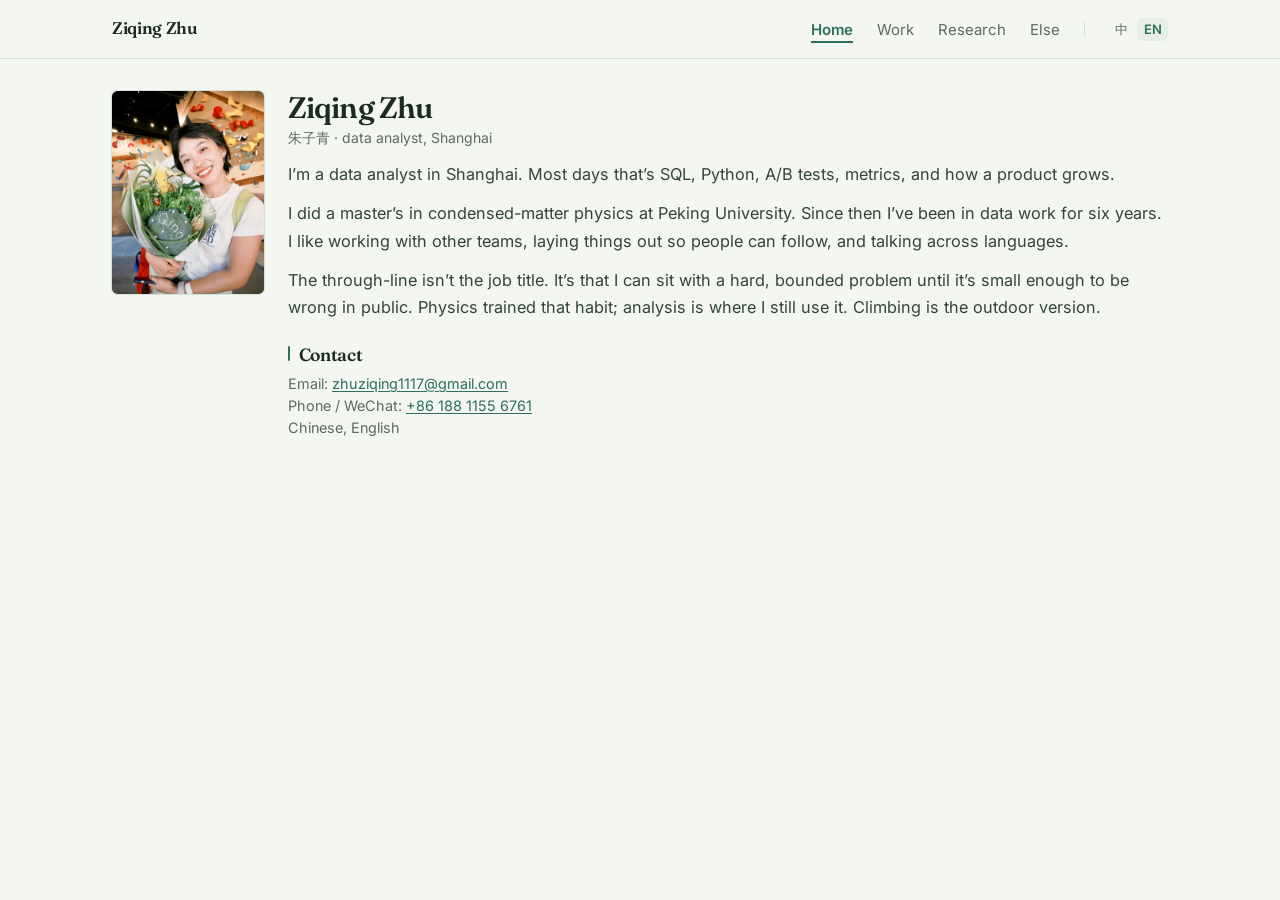
<file: index.html>
<!DOCTYPE html>
<html lang="en">
<head>
  <meta charset="utf-8" />
  <meta name="viewport" content="width=device-width, initial-scale=1" />
  <title>Ziqing Zhu</title>
  <meta name="description" content="Ziqing Zhu, data analyst in Shanghai. SQL, Python, experiments, metrics, growth." />
  <link rel="preconnect" href="https://fonts.googleapis.com" />
  <link rel="preconnect" href="https://fonts.gstatic.com" crossorigin />
  <link href="https://fonts.googleapis.com/css2?family=Fraunces:opsz,wght@9..144,500;9..144,600;9..144,700&family=Inter:opsz,wght@14..32,100..900&display=swap" rel="stylesheet" />
  <link rel="stylesheet" href="styles.css?v=40" />
</head>
<body>
  <div class="page">
    <header class="site-head">
      <div class="site-head-inner">
        <a class="brand" href="index.html">Ziqing Zhu</a>
        <div class="site-tools">
          <nav aria-label="Primary">
            <ul>
              <li><a href="index.html" aria-current="page">Home</a></li>
              <li><a href="work.html">Work</a></li>
              <li><a href="research.html">Research</a></li>
              <li><a href="else.html">Else</a></li>
            </ul>
          </nav>
          <div class="nav-rule" aria-hidden="true"></div>
          <div class="lang-switch" role="group" aria-label="Language">
            <button type="button" data-set-lang="zh" aria-pressed="false">中</button>
            <button type="button" data-set-lang="en" aria-pressed="true">EN</button>
          </div>
        </div>
      </div>
    </header>
    <main class="main">
      <div class="content">
        <header class="hero">
          <div class="portrait">
            <img src="portrait.jpg" alt="Ziqing Zhu at a climbing gym, holding a vegetable bouquet" />
          </div>
          <div>
            <h1>Ziqing Zhu</h1>
            <p class="aka">朱子青 · data analyst, Shanghai</p>
            <div class="lede">
              <p>I’m a data analyst in Shanghai. Most days that’s SQL, Python, A/B tests, metrics, and how a product grows.</p>
              <p>I did a master’s in condensed-matter physics at Peking University. Since then I’ve been in data work for six years. I like working with other teams, laying things out so people can follow, and talking across languages.</p>
              <p>The through-line isn’t the job title. It’s that I can sit with a hard, bounded problem until it’s small enough to be wrong in public. Physics trained that habit; analysis is where I still use it. Climbing is the outdoor version.</p>
            </div>
            <div class="contact">
              <h2 class="section-title">Contact</h2>
              <p>Email: <a href="mailto:zhuziqing1117@gmail.com">zhuziqing1117@gmail.com</a></p>
              <p>Phone / WeChat: <a href="tel:+8618811556761">+86 188 1155 6761</a></p>
              <p>Chinese, English</p>
            </div>
          </div>
        </header>
      </div>
    </main>
  </div>
  <script>
    (function () {
      var saved = localStorage.getItem("ziqing-lang") || "en";
      function setLang(lang) {
        document.documentElement.lang = lang === "zh" ? "zh-Hans" : "en";
        document.querySelectorAll("[data-set-lang]").forEach(function (btn) {
          btn.setAttribute("aria-pressed", String(btn.getAttribute("data-set-lang") === lang));
        });
        localStorage.setItem("ziqing-lang", lang);
      }
      setLang(saved);
      document.querySelector(".lang-switch").addEventListener("click", function (e) {
        var btn = e.target.closest("[data-set-lang]");
        if (btn) setLang(btn.getAttribute("data-set-lang"));
      });
    })();
  </script>
</body>
</html>
</file>
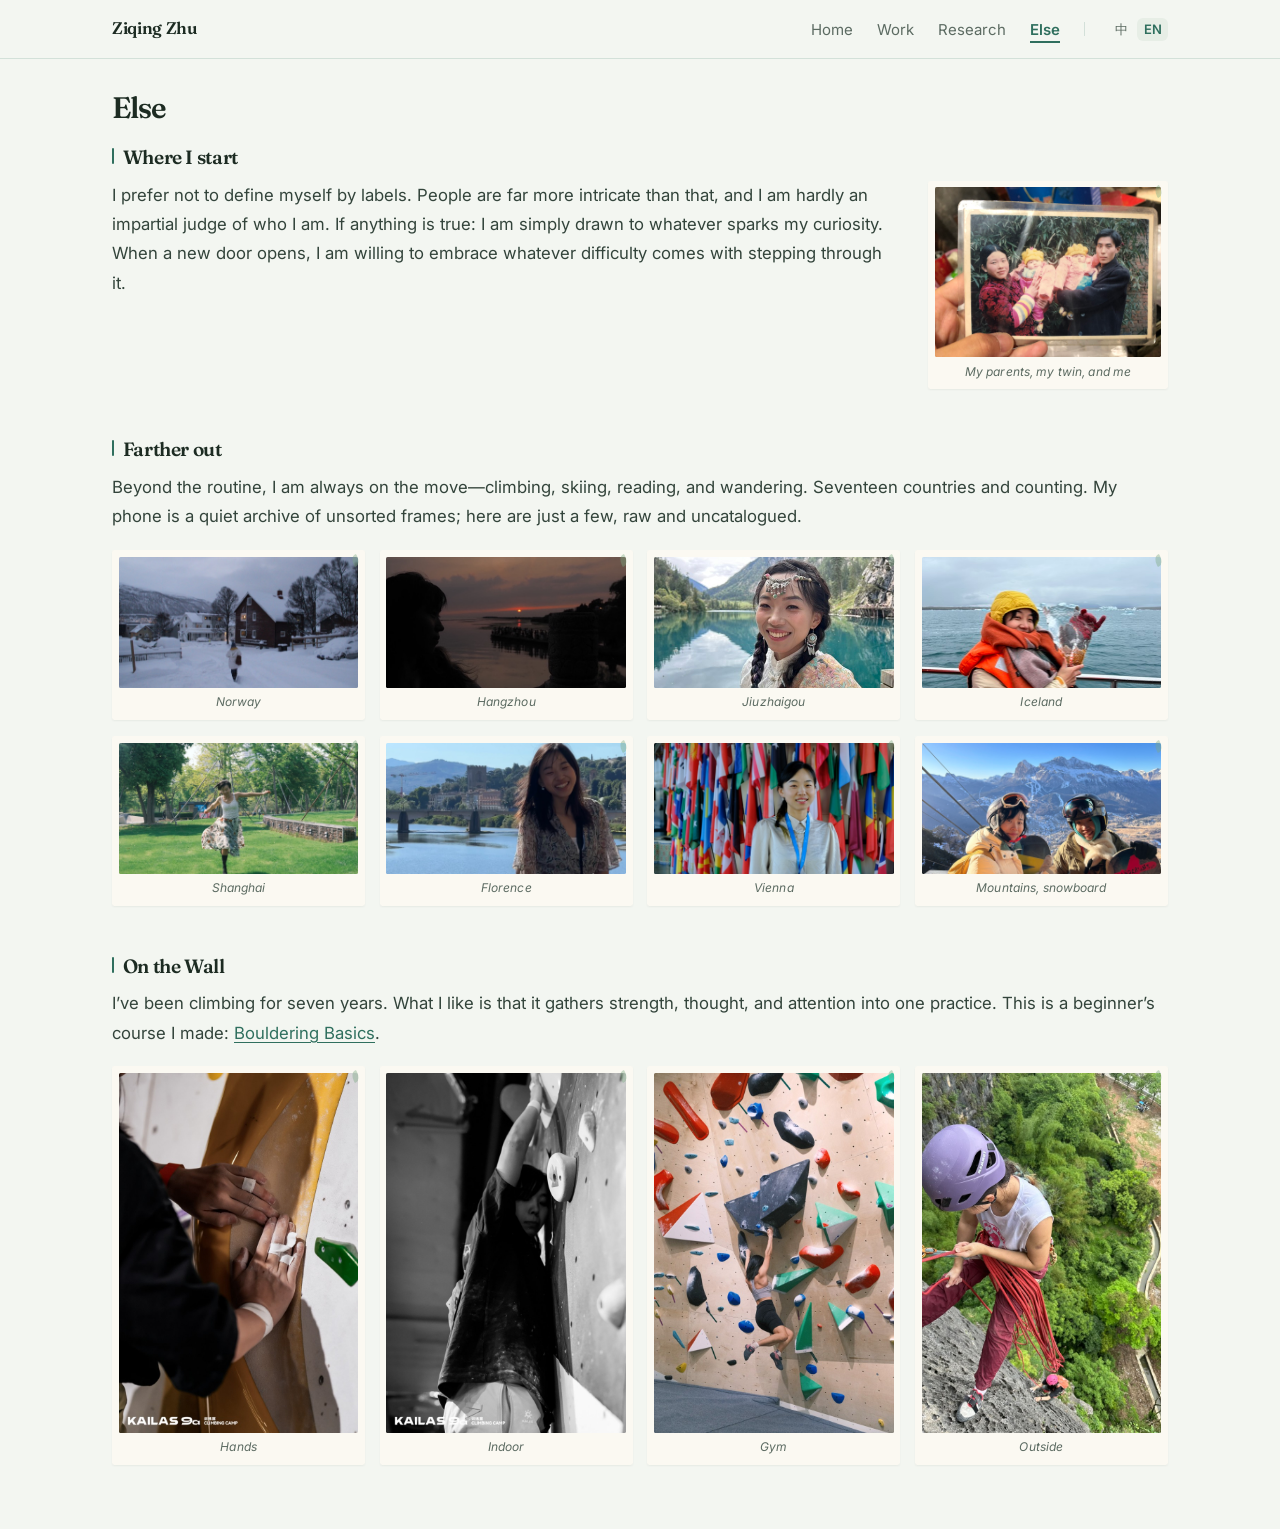
<file: else.html>
<!DOCTYPE html>
<html lang="en">
<head>
  <meta charset="utf-8" />
  <meta name="viewport" content="width=device-width, initial-scale=1" />
  <title>Else · Ziqing Zhu</title>
  <link rel="preconnect" href="https://fonts.googleapis.com" />
  <link rel="preconnect" href="https://fonts.gstatic.com" crossorigin />
  <link href="https://fonts.googleapis.com/css2?family=Fraunces:opsz,wght@9..144,500;9..144,600;9..144,700&family=Inter:opsz,wght@14..32,100..900&display=swap" rel="stylesheet" />
  <link rel="stylesheet" href="styles.css?v=40" />
</head>
<body>
  <div class="page">
    <header class="site-head">
      <div class="site-head-inner">
        <a class="brand" href="index.html">Ziqing Zhu</a>
        <div class="site-tools">
          <nav aria-label="Primary">
            <ul>
              <li><a href="index.html">Home</a></li>
              <li><a href="work.html">Work</a></li>
              <li><a href="research.html">Research</a></li>
              <li><a href="else.html" aria-current="page">Else</a></li>
            </ul>
          </nav>
          <div class="nav-rule" aria-hidden="true"></div>
          <div class="lang-switch" role="group" aria-label="Language">
            <button type="button" data-set-lang="zh" aria-pressed="false">中</button>
            <button type="button" data-set-lang="en" aria-pressed="true">EN</button>
          </div>
        </div>
      </div>
    </header>
    <main class="main">
      <div class="content">
        <header class="page-head">
          <h1 class="page-title">
            <span data-lang-text="en">Else</span>
            <span data-lang-text="zh" hidden>其它</span>
          </h1>
        </header>

        <section class="chapter">
          <h2 class="section-title">
            <span data-lang-text="en">Where I start</span>
            <span data-lang-text="zh" hidden>关于起点</span>
          </h2>
          <div class="chapter-lead">
            <div class="chapter-copy">
              <p data-lang-text="en">I prefer not to define myself by labels. People are far more intricate than that, and I am hardly an impartial judge of who I am. If anything is true: I am simply drawn to whatever sparks my curiosity. When a new door opens, I am willing to embrace whatever difficulty comes with stepping through it.</p>
              <p data-lang-text="zh" hidden>我不习惯用标签定义自己。人远比那要复杂，我也不是那个能客观评判自己的法官。若真要说些什么：我只是对许多事怀抱好奇。当新的可能出现，我愿欣然承载那份随之而来的陌生与挑战。</p>
            </div>
            <figure class="polaroid tall">
              <img src="life/family.jpg" alt="An old family photograph: parents holding two babies" />
              <figcaption>
                <span data-lang-text="en">My parents, my twin, and me</span>
                <span data-lang-text="zh" hidden>父母、孪生，和我</span>
              </figcaption>
            </figure>
          </div>
        </section>

        <section class="chapter">
          <h2 class="section-title">
            <span data-lang-text="en">Farther out</span>
            <span data-lang-text="zh" hidden>远行与世界</span>
          </h2>
          <div class="chapter-copy">
            <p data-lang-text="en">Beyond the routine, I am always on the move—climbing, skiing, reading, and wandering. Seventeen countries and counting. My phone is a quiet archive of unsorted frames; here are just a few, raw and uncatalogued.</p>
            <p data-lang-text="zh" hidden>越过日常的轨道，我总是在路上——攀岩、滑雪、阅读、远行。足迹走过十七个国家。手机里塞满了还没来得及整理的碎片，这里只挑了几个未经修饰的瞬间。</p>
          </div>
          <div class="sky">
            <figure class="polaroid">
              <img src="life/travel-nye.jpg" alt="Walking away down a snow-covered street at dusk" />
              <figcaption>
                <span data-lang-text="en">Norway</span>
                <span data-lang-text="zh" hidden>挪威</span>
              </figcaption>
            </figure>
            <figure class="polaroid">
              <img src="life/travel-hangzhou.jpg" alt="Silhouette at sunset over the water" />
              <figcaption>
                <span data-lang-text="en">Hangzhou</span>
                <span data-lang-text="zh" hidden>杭州</span>
              </figcaption>
            </figure>
            <figure class="polaroid">
              <img src="life/travel-jiuzhaigou.jpg" alt="By a turquoise lake in the mountains" />
              <figcaption>
                <span data-lang-text="en">Jiuzhaigou</span>
                <span data-lang-text="zh" hidden>九寨沟</span>
              </figcaption>
            </figure>
            <figure class="polaroid">
              <img src="life/travel-ice.jpg" alt="On a boat among ice in Iceland, holding a piece of clear ice" />
              <figcaption>
                <span data-lang-text="en">Iceland</span>
                <span data-lang-text="zh" hidden>冰岛</span>
              </figcaption>
            </figure>
            <figure class="polaroid">
              <img src="life/travel-shanghai.jpg" alt="Jumping on the grass in a park" />
              <figcaption>
                <span data-lang-text="en">Shanghai</span>
                <span data-lang-text="zh" hidden>上海</span>
              </figcaption>
            </figure>
            <figure class="polaroid">
              <img src="life/travel-florence.jpg" alt="Laughing by a river and a stone tower" />
              <figcaption>
                <span data-lang-text="en">Florence</span>
                <span data-lang-text="zh" hidden>佛罗伦萨</span>
              </figcaption>
            </figure>
            <figure class="polaroid">
              <img src="life/vienna-flags.jpg" alt="Standing in front of a wall of national flags" />
              <figcaption>
                <span data-lang-text="en">Vienna</span>
                <span data-lang-text="zh" hidden>维也纳</span>
              </figcaption>
            </figure>
            <figure class="polaroid">
              <img src="life/travel-snowboard.jpg" alt="Snowboarding in the mountains with a friend" />
              <figcaption>
                <span data-lang-text="en">Mountains, snowboard</span>
                <span data-lang-text="zh" hidden>雪山，滑雪</span>
              </figcaption>
            </figure>
          </div>
        </section>

        <section class="chapter">
          <h2 class="section-title">
            <span data-lang-text="en">On the Wall</span>
            <span data-lang-text="zh" hidden>在岩壁上</span>
          </h2>
          <div class="chapter-copy">
            <p data-lang-text="en">I’ve been climbing for seven years. What I like is that it gathers strength, thought, and attention into one practice. This is a beginner’s course I made: <a href="https://aqkeepstudying.github.io/bouldering-basics/#basics">Bouldering Basics</a>.</p>
            <p data-lang-text="zh" hidden>喜欢攀岩已经7年啦。攀岩的乐趣在于，力量、思考、专注的集大成者。这是我做的新手入门课：<a href="https://aqkeepstudying.github.io/bouldering-basics/#basics">Bouldering Basics</a>。</p>
          </div>
          <div class="sky sky-climb">
            <figure class="polaroid">
              <img src="life/climb-hands.jpg" alt="Taped fingers on a climbing hold" />
              <figcaption>
                <span data-lang-text="en">Hands</span>
                <span data-lang-text="zh" hidden>手</span>
              </figcaption>
            </figure>
            <figure class="polaroid">
              <img src="life/climb-indoor.jpg" alt="Climbing indoors, reaching for a hold" />
              <figcaption>
                <span data-lang-text="en">Indoor</span>
                <span data-lang-text="zh" hidden>岩馆</span>
              </figcaption>
            </figure>
            <figure class="polaroid">
              <img src="life/climb-gym.jpg" alt="On a colourful indoor bouldering wall" />
              <figcaption>
                <span data-lang-text="en">Gym</span>
                <span data-lang-text="zh" hidden>抱石</span>
              </figcaption>
            </figure>
            <figure class="polaroid">
              <img src="life/climb-wall.jpg" alt="On a cliff with a red rope, looking down" />
              <figcaption>
                <span data-lang-text="en">Outside</span>
                <span data-lang-text="zh" hidden>户外</span>
              </figcaption>
            </figure>
          </div>
        </section>
      </div>
    </main>
  </div>
  <script>
    (function () {
      var saved = localStorage.getItem("ziqing-lang") || "en";
      function setLang(lang) {
        document.documentElement.lang = lang === "zh" ? "zh-Hans" : "en";
        document.querySelectorAll("[data-lang-text]").forEach(function (el) {
          el.hidden = el.getAttribute("data-lang-text") !== lang;
        });
        document.querySelectorAll("[data-set-lang]").forEach(function (btn) {
          btn.setAttribute("aria-pressed", String(btn.getAttribute("data-set-lang") === lang));
        });
        localStorage.setItem("ziqing-lang", lang);
      }
      setLang(saved);
      document.querySelector(".lang-switch").addEventListener("click", function (e) {
        var btn = e.target.closest("[data-set-lang]");
        if (btn) setLang(btn.getAttribute("data-set-lang"));
      });
    })();
  </script>
</body>
</html>
</file>
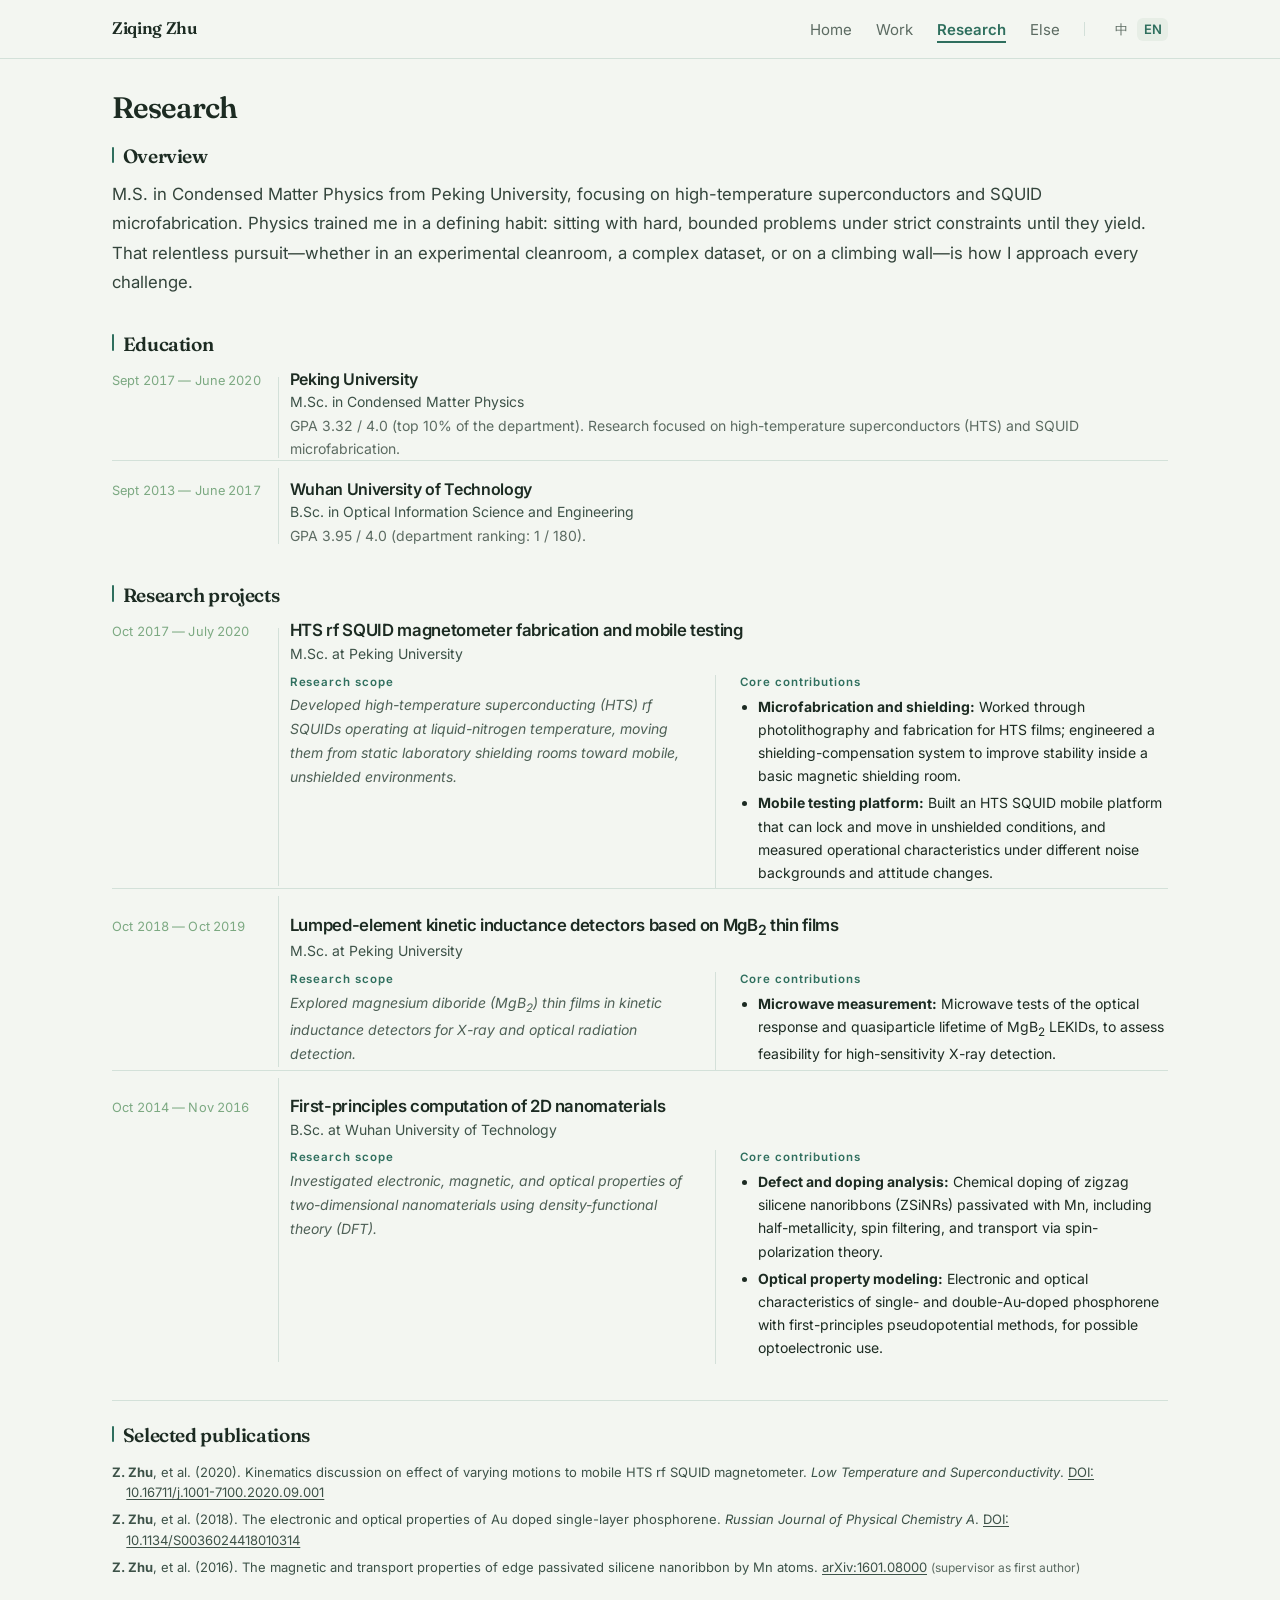
<file: research.html>
<!DOCTYPE html>
<html lang="en">
<head>
  <meta charset="utf-8" />
  <meta name="viewport" content="width=device-width, initial-scale=1" />
  <title>Research · Ziqing Zhu</title>
  <link rel="preconnect" href="https://fonts.googleapis.com" />
  <link rel="preconnect" href="https://fonts.gstatic.com" crossorigin />
  <link href="https://fonts.googleapis.com/css2?family=Fraunces:opsz,wght@9..144,500;9..144,600;9..144,700&family=Inter:opsz,wght@14..32,100..900&display=swap" rel="stylesheet" />
  <link rel="stylesheet" href="styles.css?v=40" />
</head>
<body>
  <div class="page">
    <header class="site-head">
      <div class="site-head-inner">
        <a class="brand" href="index.html">Ziqing Zhu</a>
        <div class="site-tools">
          <nav aria-label="Primary">
            <ul>
              <li><a href="index.html">Home</a></li>
              <li><a href="work.html">Work</a></li>
              <li><a href="research.html" aria-current="page">Research</a></li>
              <li><a href="else.html">Else</a></li>
            </ul>
          </nav>
          <div class="nav-rule" aria-hidden="true"></div>
          <div class="lang-switch" role="group" aria-label="Language">
            <button type="button" data-set-lang="zh" aria-pressed="false">中</button>
            <button type="button" data-set-lang="en" aria-pressed="true">EN</button>
          </div>
        </div>
      </div>
    </header>
    <main class="main">
      <div class="content deck">
        <header class="page-head">
          <h1 class="page-title">
            <span data-lang-text="en">Research</span>
            <span data-lang-text="zh" hidden>学术研究与教育背景</span>
          </h1>
        </header>

        <div data-lang-panel="zh" hidden>
          <h2 class="section-title">概览</h2>
          <p class="overview">北京大学凝聚态物理学硕士，研究方向为高温超导与 SQUID 微纳加工。物理学训练了我一种贯穿始终的习惯：在严格约束下，把难而有边界的问题坐到它松动为止。无论是在实验洁净室、复杂数据集，还是一面岩壁上，这种不松手的追问，就是我面对每一个挑战的方式。</p>

          <section class="group">
            <h2 class="section-title">教育背景</h2>
            <div class="edu-grid">
              <article class="school">
                <header class="entry-head">
                  <h2 class="entry-title">北京大学</h2>
                  <p class="entry-date num">2017.09 — 2020.06</p>
                </header>
                <p class="entry-role">凝聚态物理学 硕士</p>
                <p class="entry-note">GPA 3.32 / 4.0（专业排名前 10%）。研究方向聚焦于高温超导（HTS）与 SQUID 微纳加工。</p>
              </article>
              <article class="school">
                <header class="entry-head">
                  <h2 class="entry-title">武汉理工大学</h2>
                  <p class="entry-date num">2013.09 — 2017.06</p>
                </header>
                <p class="entry-role">光电信息科学与工程 学士</p>
                <p class="entry-note">GPA 3.95 / 4.0（专业排名 1 / 180）。</p>
              </article>
            </div>
          </section>

          <section class="group">
            <h2 class="section-title">研究项目</h2>
            <div class="project-grid">
              <article class="project">
                <header class="entry-head">
                  <h2 class="entry-title">高温超导射频 SQUID 磁强计微纳加工与移动测试</h2>
                  <p class="entry-date num">2017.10 — 2020.07</p>
                </header>
                <p class="entry-role">北大硕士期间</p>
                <div class="board">
                <div class="scope">
                  <p class="kicker">研究目标</p>
                  <p>开发液氮温区下工作的高温超导（HTS）射频 SQUID，将其应用边界从静态的实验室屏蔽室拓展至开放、无屏蔽的真实物理环境。</p>
                </div>
                <div class="block">
                  <p class="kicker">核心贡献</p>
                  <ul>
                    <li><strong>微纳加工与屏蔽调优：</strong>熟练掌握 HTS 薄膜的光刻与器件微纳加工工艺；设计并构建了屏蔽补偿系统，大幅提升了基础磁屏蔽室内的器件工作稳定性。</li>
                    <li><strong>移动测试平台搭建：</strong>设计并搭建了可在无屏蔽户外环境中锁定并移动的高温超导 SQUID 移动测量平台，成功采集并分析了在不同噪声背景及姿态变化下的器件运行特征。</li>
                  </ul>
                </div>
                </div>
              </article>

              <article class="project">
                <header class="entry-head">
                  <h2 class="entry-title">基于 MgB<sub>2</sub> 薄膜的集总参数动态电感探测器（LEKID）</h2>
                  <p class="entry-date num">2018.10 — 2019.10</p>
                </header>
                <p class="entry-role">北大硕士期间</p>
                <div class="board">
                <div class="scope">
                  <p class="kicker">研究目标</p>
                  <p>探索二硼化镁（MgB<sub>2</sub>）薄膜在动态电感探测器中的应用潜力，服务于先进的 X 射线与光学辐射探测。</p>
                </div>
                <div class="block">
                  <p class="kicker">核心贡献</p>
                  <ul>
                    <li><strong>微波测量与性能评估：</strong>通过微波测试，观测 MgB<sub>2</sub> LEKID 的光学响应与准粒子寿命，对其在高灵敏度 X 射线探测领域的应用前景做了技术可行性评估。</li>
                  </ul>
                </div>
                </div>
              </article>

              <article class="project">
                <header class="entry-head">
                  <h2 class="entry-title">二维纳米材料的第一性原理计算</h2>
                  <p class="entry-date num">2014.10 — 2016.11</p>
                </header>
                <p class="entry-role">武汉理工本科期间</p>
                <div class="board">
                <div class="scope">
                  <p class="kicker">研究目标</p>
                  <p>采用密度泛函理论（DFT）计算方法，深入研究二维纳米材料的电子、磁学及光学性质。</p>
                </div>
                <div class="block">
                  <p class="kicker">核心贡献</p>
                  <ul>
                    <li><strong>缺陷与掺杂分析：</strong>研究锰（Mn）原子钝化交错硅烯纳米条带（ZSiNRs）的化学掺杂效应，借助自旋极化理论阐明其半金属性质、自旋过滤行为及电子输运机制。</li>
                    <li><strong>光学性质建模：</strong>利用第一性原理赝势方法，分析单层和双层金（Au）掺杂磷烯的电子结构与光学特性，评估其在光电子器件领域的应用潜力。</li>
                  </ul>
                </div>
                </div>
              </article>
            </div>
          </section>

          <section class="group pubs">
            <h2 class="section-title">代表性论文</h2>
            <ul>
              <li><strong>朱子青</strong>, 等. (2020). 运动状态对移动式高温超导射频SQUID磁强计影响的运动学探讨. <em>低温与超导</em>. <a href="https://doi.org/10.16711/j.1001-7100.2020.09.001">DOI: 10.16711/j.1001-7100.2020.09.001</a></li>
              <li><strong>Z. Zhu</strong>, et al. (2018). The electronic and optical properties of Au doped single-layer phosphorene. <em>Russian Journal of Physical Chemistry A</em>. <a href="https://doi.org/10.1134/S0036024418010314">DOI: 10.1134/S0036024418010314</a></li>
              <li><strong>Z. Zhu</strong>, et al. (2016). The magnetic and transport properties of edge passivated silicene nanoribbon by Mn atoms. <a href="https://arxiv.org/abs/1601.08000">arXiv:1601.08000</a> <span class="paper-note">（导师为第一作者）</span></li>
            </ul>
          </section>
        </div>

        <div data-lang-panel="en">
          <h2 class="section-title">Overview</h2>
          <p class="overview">M.S. in Condensed Matter Physics from Peking University, focusing on high-temperature superconductors and SQUID microfabrication. Physics trained me in a defining habit: sitting with hard, bounded problems under strict constraints until they yield. That relentless pursuit—whether in an experimental cleanroom, a complex dataset, or on a climbing wall—is how I approach every challenge.</p>

          <section class="group">
            <h2 class="section-title">Education</h2>
            <div class="edu-grid">
              <article class="school">
                <header class="entry-head">
                  <h2 class="entry-title">Peking University</h2>
                  <p class="entry-date num">Sept 2017 — June 2020</p>
                </header>
                <p class="entry-role">M.Sc. in Condensed Matter Physics</p>
                <p class="entry-note">GPA 3.32 / 4.0 (top 10% of the department). Research focused on high-temperature superconductors (HTS) and SQUID microfabrication.</p>
              </article>
              <article class="school">
                <header class="entry-head">
                  <h2 class="entry-title">Wuhan University of Technology</h2>
                  <p class="entry-date num">Sept 2013 — June 2017</p>
                </header>
                <p class="entry-role">B.Sc. in Optical Information Science and Engineering</p>
                <p class="entry-note">GPA 3.95 / 4.0 (department ranking: 1 / 180).</p>
              </article>
            </div>
          </section>

          <section class="group">
            <h2 class="section-title">Research projects</h2>
            <div class="project-grid">
              <article class="project">
                <header class="entry-head">
                  <h2 class="entry-title">HTS rf SQUID magnetometer fabrication and mobile testing</h2>
                  <p class="entry-date num">Oct 2017 — July 2020</p>
                </header>
                <p class="entry-role">M.Sc. at Peking University</p>
                <div class="board">
                <div class="scope">
                  <p class="kicker">Research scope</p>
                  <p>Developed high-temperature superconducting (HTS) rf SQUIDs operating at liquid-nitrogen temperature, moving them from static laboratory shielding rooms toward mobile, unshielded environments.</p>
                </div>
                <div class="block">
                  <p class="kicker">Core contributions</p>
                  <ul>
                    <li><strong>Microfabrication and shielding:</strong> Worked through photolithography and fabrication for HTS films; engineered a shielding-compensation system to improve stability inside a basic magnetic shielding room.</li>
                    <li><strong>Mobile testing platform:</strong> Built an HTS SQUID mobile platform that can lock and move in unshielded conditions, and measured operational characteristics under different noise backgrounds and attitude changes.</li>
                  </ul>
                </div>
                </div>
              </article>

              <article class="project">
                <header class="entry-head">
                  <h2 class="entry-title">Lumped-element kinetic inductance detectors based on MgB<sub>2</sub> thin films</h2>
                  <p class="entry-date num">Oct 2018 — Oct 2019</p>
                </header>
                <p class="entry-role">M.Sc. at Peking University</p>
                <div class="board">
                <div class="scope">
                  <p class="kicker">Research scope</p>
                  <p>Explored magnesium diboride (MgB<sub>2</sub>) thin films in kinetic inductance detectors for X-ray and optical radiation detection.</p>
                </div>
                <div class="block">
                  <p class="kicker">Core contributions</p>
                  <ul>
                    <li><strong>Microwave measurement:</strong> Microwave tests of the optical response and quasiparticle lifetime of MgB<sub>2</sub> LEKIDs, to assess feasibility for high-sensitivity X-ray detection.</li>
                  </ul>
                </div>
                </div>
              </article>

              <article class="project">
                <header class="entry-head">
                  <h2 class="entry-title">First-principles computation of 2D nanomaterials</h2>
                  <p class="entry-date num">Oct 2014 — Nov 2016</p>
                </header>
                <p class="entry-role">B.Sc. at Wuhan University of Technology</p>
                <div class="board">
                <div class="scope">
                  <p class="kicker">Research scope</p>
                  <p>Investigated electronic, magnetic, and optical properties of two-dimensional nanomaterials using density-functional theory (DFT).</p>
                </div>
                <div class="block">
                  <p class="kicker">Core contributions</p>
                  <ul>
                    <li><strong>Defect and doping analysis:</strong> Chemical doping of zigzag silicene nanoribbons (ZSiNRs) passivated with Mn, including half-metallicity, spin filtering, and transport via spin-polarization theory.</li>
                    <li><strong>Optical property modeling:</strong> Electronic and optical characteristics of single- and double-Au-doped phosphorene with first-principles pseudopotential methods, for possible optoelectronic use.</li>
                  </ul>
                </div>
                </div>
              </article>
            </div>
          </section>

          <section class="group pubs">
            <h2 class="section-title">Selected publications</h2>
            <ul>
              <li><strong>Z. Zhu</strong>, et al. (2020). Kinematics discussion on effect of varying motions to mobile HTS rf SQUID magnetometer. <em>Low Temperature and Superconductivity</em>. <a href="https://doi.org/10.16711/j.1001-7100.2020.09.001">DOI: 10.16711/j.1001-7100.2020.09.001</a></li>
              <li><strong>Z. Zhu</strong>, et al. (2018). The electronic and optical properties of Au doped single-layer phosphorene. <em>Russian Journal of Physical Chemistry A</em>. <a href="https://doi.org/10.1134/S0036024418010314">DOI: 10.1134/S0036024418010314</a></li>
              <li><strong>Z. Zhu</strong>, et al. (2016). The magnetic and transport properties of edge passivated silicene nanoribbon by Mn atoms. <a href="https://arxiv.org/abs/1601.08000">arXiv:1601.08000</a> <span class="paper-note">(supervisor as first author)</span></li>
            </ul>
          </section>
        </div>
      </div>
    </main>
  </div>
  <script>
    (function () {
      var saved = localStorage.getItem("ziqing-lang") || "en";
      function setLang(lang) {
        document.documentElement.lang = lang === "zh" ? "zh-Hans" : "en";
        document.querySelectorAll("[data-lang-panel]").forEach(function (el) {
          el.hidden = el.getAttribute("data-lang-panel") !== lang;
        });
        document.querySelectorAll("[data-lang-text]").forEach(function (el) {
          el.hidden = el.getAttribute("data-lang-text") !== lang;
        });
        document.querySelectorAll("[data-set-lang]").forEach(function (btn) {
          btn.setAttribute("aria-pressed", String(btn.getAttribute("data-set-lang") === lang));
        });
        localStorage.setItem("ziqing-lang", lang);
      }
      setLang(saved);
      document.querySelector(".lang-switch").addEventListener("click", function (e) {
        var btn = e.target.closest("[data-set-lang]");
        if (btn) setLang(btn.getAttribute("data-set-lang"));
      });
    })();
  </script>
</body>
</html>
</file>
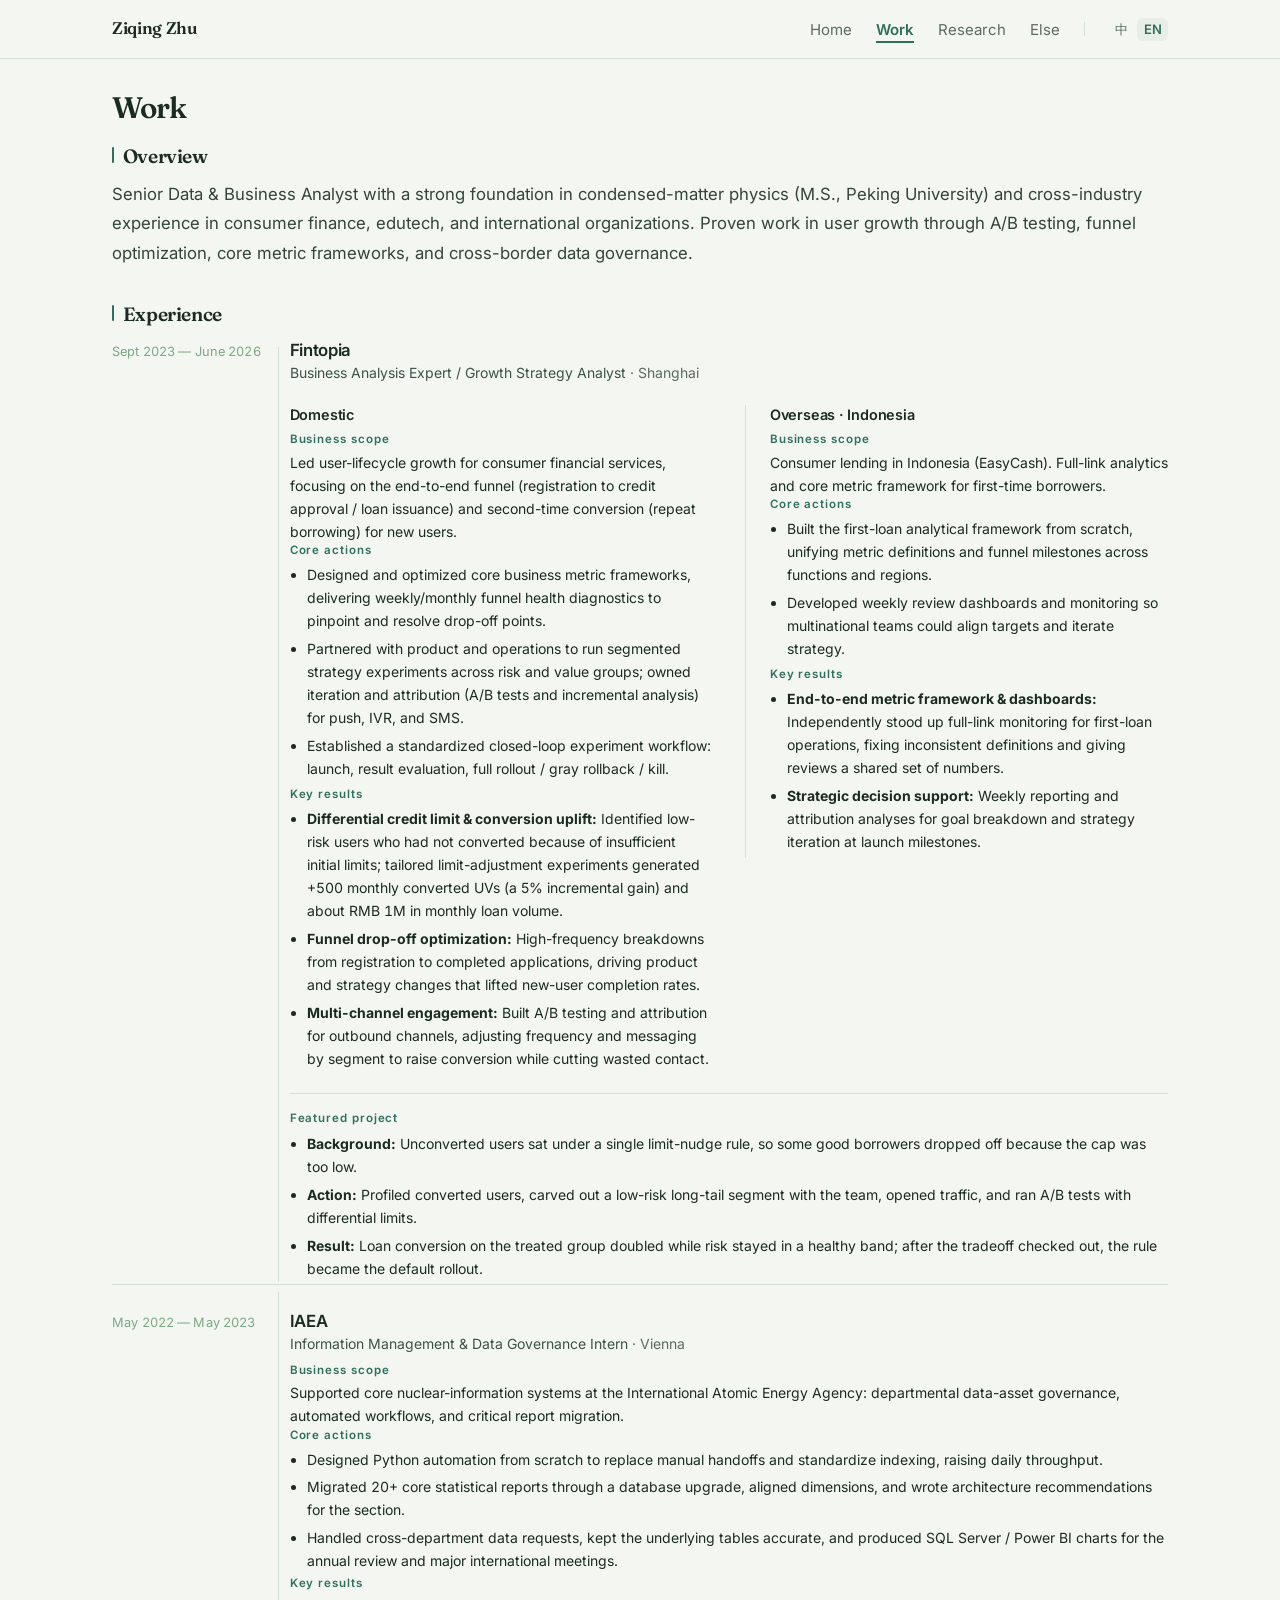
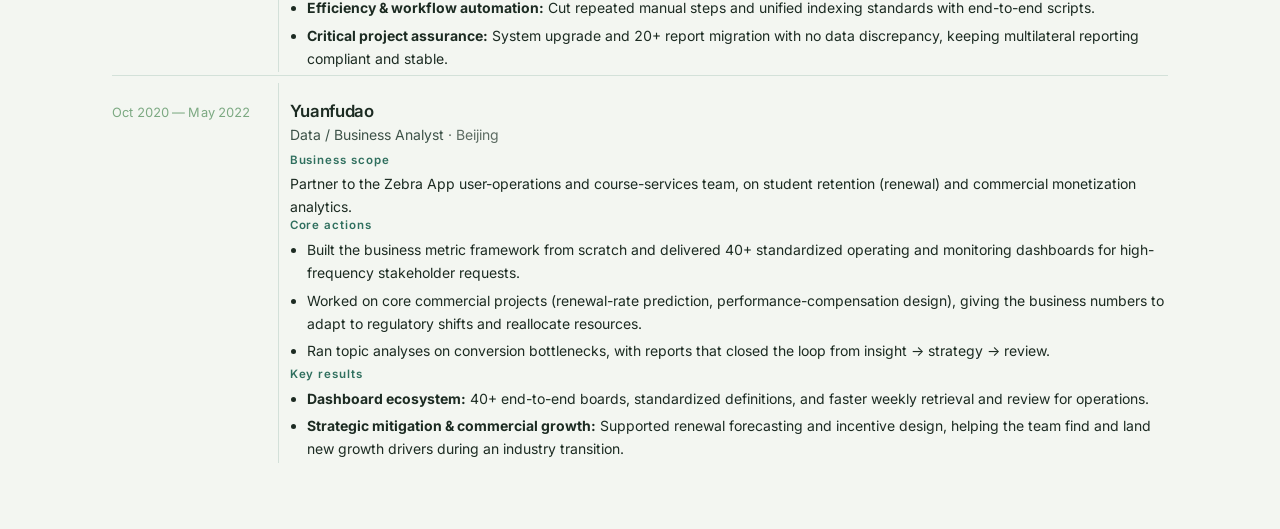
<file: work.html>
<!DOCTYPE html>
<html lang="en">
<head>
  <meta charset="utf-8" />
  <meta name="viewport" content="width=device-width, initial-scale=1" />
  <title>Work · Ziqing Zhu</title>
  <link rel="preconnect" href="https://fonts.googleapis.com" />
  <link rel="preconnect" href="https://fonts.gstatic.com" crossorigin />
  <link href="https://fonts.googleapis.com/css2?family=Fraunces:opsz,wght@9..144,500;9..144,600;9..144,700&family=Inter:opsz,wght@14..32,100..900&display=swap" rel="stylesheet" />
  <link rel="stylesheet" href="styles.css?v=40" />
</head>
<body>
  <div class="page">
    <header class="site-head">
      <div class="site-head-inner">
        <a class="brand" href="index.html">Ziqing Zhu</a>
        <div class="site-tools">
          <nav aria-label="Primary">
            <ul>
              <li><a href="index.html">Home</a></li>
              <li><a href="work.html" aria-current="page">Work</a></li>
              <li><a href="research.html">Research</a></li>
              <li><a href="else.html">Else</a></li>
            </ul>
          </nav>
          <div class="nav-rule" aria-hidden="true"></div>
          <div class="lang-switch" role="group" aria-label="Language">
            <button type="button" data-set-lang="zh" aria-pressed="false">中</button>
            <button type="button" data-set-lang="en" aria-pressed="true">EN</button>
          </div>
        </div>
      </div>
    </header>
    <main class="main">
      <div class="content deck">
        <header class="page-head">
          <h1 class="page-title">
            <span data-lang-text="en">Work</span>
            <span data-lang-text="zh" hidden>工作经历</span>
          </h1>
        </header>

        <div data-lang-panel="zh" hidden>
          <h2 class="section-title">概览</h2>
          <p class="overview">资深数据分析与商业分析师，具备扎实的数据科学背景（北京大学硕士）与多行业（消费金融、在线教育、国际组织）实战经验。擅长通过构建指标体系、A/B 实验驱动业务增长、漏斗卡点拆解及跨国组织的数据资产治理。</p>

          <section class="group">
            <h2 class="section-title">经历</h2>
            <div class="project-grid">
              <article class="project">
                <header class="entry-head">
                  <h2 class="entry-title">瓴岳科技</h2>
                  <p class="entry-date num">2023.09 — 2026.06</p>
                </header>
                <p class="entry-role">业务分析专家 / 增长策略分析师 <span class="where">· 上海</span></p>
                <div class="tracks">
                  <section class="track">
                    <h3 class="entry-sub">国内</h3>
                    <div class="scope">
                      <p class="kicker">业务范围</p>
                      <p>负责消费金融业务的用户生命周期增长，聚焦「新用户注册到授信（全流程漏斗转化）」及「新客首次复借（生命周期二次转化）」的精细化运营与策略实验。</p>
                    </div>
                    <div class="block">
                      <p class="kicker">核心工作</p>
                      <ul>
                        <li>搭建并优化核心经营指标体系，定期输出周/月度漏斗健康度诊断，定位并穿透关键流失卡点。</li>
                        <li>联合产品与运营团队，针对不同风险与价值偏好的用户开展分层策略实验；负责多渠道触达工具（消息推送、智能语音外呼、短信等）的策略迭代与效果归因（A/B 测试与增量分析）。</li>
                        <li>建立标准化的「策略上线—效果回收—推全/返灰/下线」实验台账与复盘闭环。</li>
                      </ul>
                    </div>
                    <div class="block">
                      <p class="kicker">关键结果</p>
                      <ul>
                        <li><strong>差异化提额与转化拉动：</strong>通过特征分析识别「低风险但因额度不足未下单」的优质长尾用户，设计差异化提额与触达实验，实现月新增转化用户提升 <span class="num">500 UV</span>（贡献 5% 增量），直接带来月放款额提升 <span class="num">100</span> 万元。</li>
                        <li><strong>漏斗卡点优化：</strong>针对注册至授信全流程漏斗进行高频次拆解与卡点定位，推动策略优化，使新客注册到完件的整体转化率实现显著提升。</li>
                        <li><strong>多渠道触达效率优化：</strong>建立多渠道触达的 A/B 测试与归因机制，通过精细化人群分层动态调整触达策略，有效提升渠道转化率并降低无效触达成本。</li>
                      </ul>
                    </div>
                  </section>
                  <section class="track">
                    <h3 class="entry-sub">海外 · 印尼</h3>
                    <div class="scope">
                      <p class="kicker">业务范围</p>
                      <p>聚焦印尼消费小贷业务，负责「新用户首笔借款（首贷）」的全链路经营分析与核心指标体系建设。</p>
                    </div>
                    <div class="block">
                      <p class="kicker">核心工作</p>
                      <ul>
                        <li>从零搭建海外首贷全链路经营分析框架，统一跨部门、跨地区的核心业务口径与漏斗定义。</li>
                        <li>构建标准化的周度经营复盘看板与监控体系，为跨国业务团队的策略制定与目标对齐提供数据支撑。</li>
                      </ul>
                    </div>
                    <div class="block">
                      <p class="kicker">关键结果</p>
                      <ul>
                        <li><strong>指标体系与看板从 0 到 1 落地：</strong>独立搭建海外首贷业务的全链路监控看板，梳理并固化核心指标口径，解决数据口径不一致、复盘缺乏抓手的问题。</li>
                        <li><strong>支撑核心业务复盘与决策：</strong>通过常态化周报与经营归因分析，系统性支撑海外首贷业务在各关键节点的目标拆解与策略迭代。</li>
                      </ul>
                    </div>
                  </section>
                </div>
                <div class="featured">
                  <p class="kicker">专项亮点</p>
                  <ul>
                    <li><strong>背景：</strong>早期未下单用户往往采取统一的临额策略，导致部分潜在好人因额度不足而流失。</li>
                    <li><strong>行动：</strong>研究已转化用户特征，联合团队圈出低风险长尾客群，打开流量并设计差异化提额方案，开展 A/B 实验。</li>
                    <li><strong>结果：</strong>实验组放款率翻倍，风险保持在健康可控范围内；测算置换比合理后沉淀为全量策略。</li>
                  </ul>
                </div>
              </article>

              <article class="project">
                <header class="entry-head">
                  <h2 class="entry-title">国际原子能机构</h2>
                  <p class="entry-date num">2022.05 — 2023.05</p>
                </header>
                <p class="entry-role">信息管理与数据治理实习生 <span class="where">· 维也纳</span></p>
                <div class="scope">
                  <p class="kicker">业务范围</p>
                  <p>支持核心核能信息管理系统，负责部门级数据资产治理、自动化工作流建设与关键业务报表迁移。</p>
                </div>
                <div class="block">
                  <p class="kicker">核心工作</p>
                  <ul>
                    <li>从 0 到 1 使用 Python 编写自动化工作流，整合并重构多项人工流转环节，规范数据索引标准，大幅提升团队日常数据流转效率。</li>
                    <li>统筹并完成数据库迁移过程中 <span class="num">20+</span> 项核心统计报告的平稳迁移与多维数据对齐，并向部门输出数据架构改善建议。</li>
                    <li>承接跨部门日常数据需求，保障底层数据库准确性，输出多维分析图表（基于 SQL Server、Power BI 等）支撑年度总结与重大国际会议。</li>
                  </ul>
                </div>
                <div class="block">
                  <p class="kicker">关键结果</p>
                  <ul>
                    <li><strong>效率提升与自动化沉淀：</strong>通过构建端到端自动化工作流，减少大量人工重复操作，规范数据索引标准。</li>
                    <li><strong>重大项目保障：</strong>高质量完成核心系统升级和 <span class="num">20+</span> 统计报告迁移，实现数据零误差，保障国际组织多边业务的合规与平稳运行。</li>
                  </ul>
                </div>
              </article>

              <article class="project">
                <header class="entry-head">
                  <h2 class="entry-title">猿辅导</h2>
                  <p class="entry-date num">2020.10 — 2022.05</p>
                </header>
                <p class="entry-role">数据分析师 / 商业分析师 <span class="where">· 北京</span></p>
                <div class="scope">
                  <p class="kicker">业务范围</p>
                  <p>独立对接斑马 App 用户运营与课程服务团队，聚焦「用户续报/生命周期留存」及「核心业务商业化变现」的深度数据分析。</p>
                </div>
                <div class="block">
                  <p class="kicker">核心工作</p>
                  <ul>
                    <li>从 0 到 1 搭建并完善业务指标体系，累计交付 <span class="num">40+</span> 个标准化经营与监控看板，高效响应业务方高频数据需求。</li>
                    <li>深度参与公司核心商业项目（如续报率预测、绩效补偿方案制定），从数据视角为业务应对外部政策风险、优化资源配置提供关键决策支持。</li>
                    <li>开展多项业务专题分析，自主挖掘转化卡点，设计分析模型并输出高质量分析报告，推动「数据洞察 → 业务策略调整 → 效果复盘」的完整闭环。</li>
                  </ul>
                </div>
                <div class="block">
                  <p class="kicker">关键结果</p>
                  <ul>
                    <li><strong>体系化看板建设：</strong>构建覆盖业务全链路的 <span class="num">40+</span> 个核心看板，规范指标口径，大幅提升运营团队的日常数据获取与复盘效率。</li>
                    <li><strong>核心策略落地与风险应对：</strong>深度支撑续报率预测及绩效激励方案等核心项目，通过精准的数据测算和策略闭环，帮助业务团队在行业变局中探索并落地新的商业增长点。</li>
                  </ul>
                </div>
              </article>
            </div>
          </section>
        </div>

        <div data-lang-panel="en">
          <h2 class="section-title">Overview</h2>
          <p class="overview">Senior Data &amp; Business Analyst with a strong foundation in condensed-matter physics (M.S., Peking University) and cross-industry experience in consumer finance, edutech, and international organizations. Proven work in user growth through A/B testing, funnel optimization, core metric frameworks, and cross-border data governance.</p>

          <section class="group">
            <h2 class="section-title">Experience</h2>
            <div class="project-grid">
              <article class="project">
                <header class="entry-head">
                  <h2 class="entry-title">Fintopia</h2>
                  <p class="entry-date num">Sept 2023 — June 2026</p>
                </header>
                <p class="entry-role">Business Analysis Expert / Growth Strategy Analyst <span class="where">· Shanghai</span></p>
                <div class="tracks">
                  <section class="track">
                    <h3 class="entry-sub">Domestic</h3>
                    <div class="scope">
                      <p class="kicker">Business scope</p>
                      <p>Led user-lifecycle growth for consumer financial services, focusing on the end-to-end funnel (registration to credit approval / loan issuance) and second-time conversion (repeat borrowing) for new users.</p>
                    </div>
                    <div class="block">
                      <p class="kicker">Core actions</p>
                      <ul>
                        <li>Designed and optimized core business metric frameworks, delivering weekly/monthly funnel health diagnostics to pinpoint and resolve drop-off points.</li>
                        <li>Partnered with product and operations to run segmented strategy experiments across risk and value groups; owned iteration and attribution (A/B tests and incremental analysis) for push, IVR, and SMS.</li>
                        <li>Established a standardized closed-loop experiment workflow: launch, result evaluation, full rollout / gray rollback / kill.</li>
                      </ul>
                    </div>
                    <div class="block">
                      <p class="kicker">Key results</p>
                      <ul>
                        <li><strong>Differential credit limit &amp; conversion uplift:</strong> Identified low-risk users who had not converted because of insufficient initial limits; tailored limit-adjustment experiments generated <span class="num">+500</span> monthly converted UVs (a 5% incremental gain) and about <span class="num">RMB 1M</span> in monthly loan volume.</li>
                        <li><strong>Funnel drop-off optimization:</strong> High-frequency breakdowns from registration to completed applications, driving product and strategy changes that lifted new-user completion rates.</li>
                        <li><strong>Multi-channel engagement:</strong> Built A/B testing and attribution for outbound channels, adjusting frequency and messaging by segment to raise conversion while cutting wasted contact.</li>
                      </ul>
                    </div>
                  </section>
                  <section class="track">
                    <h3 class="entry-sub">Overseas · Indonesia</h3>
                    <div class="scope">
                      <p class="kicker">Business scope</p>
                      <p>Consumer lending in Indonesia (EasyCash). Full-link analytics and core metric framework for first-time borrowers.</p>
                    </div>
                    <div class="block">
                      <p class="kicker">Core actions</p>
                      <ul>
                        <li>Built the first-loan analytical framework from scratch, unifying metric definitions and funnel milestones across functions and regions.</li>
                        <li>Developed weekly review dashboards and monitoring so multinational teams could align targets and iterate strategy.</li>
                      </ul>
                    </div>
                    <div class="block">
                      <p class="kicker">Key results</p>
                      <ul>
                        <li><strong>End-to-end metric framework &amp; dashboards:</strong> Independently stood up full-link monitoring for first-loan operations, fixing inconsistent definitions and giving reviews a shared set of numbers.</li>
                        <li><strong>Strategic decision support:</strong> Weekly reporting and attribution analyses for goal breakdown and strategy iteration at launch milestones.</li>
                      </ul>
                    </div>
                  </section>
                </div>
                <div class="featured">
                  <p class="kicker">Featured project</p>
                  <ul>
                    <li><strong>Background:</strong> Unconverted users sat under a single limit-nudge rule, so some good borrowers dropped off because the cap was too low.</li>
                    <li><strong>Action:</strong> Profiled converted users, carved out a low-risk long-tail segment with the team, opened traffic, and ran A/B tests with differential limits.</li>
                    <li><strong>Result:</strong> Loan conversion on the treated group doubled while risk stayed in a healthy band; after the tradeoff checked out, the rule became the default rollout.</li>
                  </ul>
                </div>
              </article>

              <article class="project">
                <header class="entry-head">
                  <h2 class="entry-title">IAEA</h2>
                  <p class="entry-date num">May 2022 — May 2023</p>
                </header>
                <p class="entry-role">Information Management &amp; Data Governance Intern <span class="where">· Vienna</span></p>
                <div class="scope">
                  <p class="kicker">Business scope</p>
                  <p>Supported core nuclear-information systems at the International Atomic Energy Agency: departmental data-asset governance, automated workflows, and critical report migration.</p>
                </div>
                <div class="block">
                  <p class="kicker">Core actions</p>
                  <ul>
                    <li>Designed Python automation from scratch to replace manual handoffs and standardize indexing, raising daily throughput.</li>
                    <li>Migrated <span class="num">20+</span> core statistical reports through a database upgrade, aligned dimensions, and wrote architecture recommendations for the section.</li>
                    <li>Handled cross-department data requests, kept the underlying tables accurate, and produced SQL Server / Power BI charts for the annual review and major international meetings.</li>
                  </ul>
                </div>
                <div class="block">
                  <p class="kicker">Key results</p>
                  <ul>
                    <li><strong>Efficiency &amp; workflow automation:</strong> Cut repeated manual steps and unified indexing standards with end-to-end scripts.</li>
                    <li><strong>Critical project assurance:</strong> System upgrade and <span class="num">20+</span> report migration with no data discrepancy, keeping multilateral reporting compliant and stable.</li>
                  </ul>
                </div>
              </article>

              <article class="project">
                <header class="entry-head">
                  <h2 class="entry-title">Yuanfudao</h2>
                  <p class="entry-date num">Oct 2020 — May 2022</p>
                </header>
                <p class="entry-role">Data / Business Analyst <span class="where">· Beijing</span></p>
                <div class="scope">
                  <p class="kicker">Business scope</p>
                  <p>Partner to the Zebra App user-operations and course-services team, on student retention (renewal) and commercial monetization analytics.</p>
                </div>
                <div class="block">
                  <p class="kicker">Core actions</p>
                  <ul>
                    <li>Built the business metric framework from scratch and delivered <span class="num">40+</span> standardized operating and monitoring dashboards for high-frequency stakeholder requests.</li>
                    <li>Worked on core commercial projects (renewal-rate prediction, performance-compensation design), giving the business numbers to adapt to regulatory shifts and reallocate resources.</li>
                    <li>Ran topic analyses on conversion bottlenecks, with reports that closed the loop from insight → strategy → review.</li>
                  </ul>
                </div>
                <div class="block">
                  <p class="kicker">Key results</p>
                  <ul>
                    <li><strong>Dashboard ecosystem:</strong> <span class="num">40+</span> end-to-end boards, standardized definitions, and faster weekly retrieval and review for operations.</li>
                    <li><strong>Strategic mitigation &amp; commercial growth:</strong> Supported renewal forecasting and incentive design, helping the team find and land new growth drivers during an industry transition.</li>
                  </ul>
                </div>
              </article>
            </div>
          </section>
        </div>
      </div>
    </main>
  </div>
  <script>
    (function () {
      var saved = localStorage.getItem("ziqing-lang") || "en";
      function setLang(lang) {
        document.documentElement.lang = lang === "zh" ? "zh-Hans" : "en";
        document.querySelectorAll("[data-lang-panel]").forEach(function (el) {
          el.hidden = el.getAttribute("data-lang-panel") !== lang;
        });
        document.querySelectorAll("[data-lang-text]").forEach(function (el) {
          el.hidden = el.getAttribute("data-lang-text") !== lang;
        });
        document.querySelectorAll("[data-set-lang]").forEach(function (btn) {
          btn.setAttribute("aria-pressed", String(btn.getAttribute("data-set-lang") === lang));
        });
        localStorage.setItem("ziqing-lang", lang);
      }
      setLang(saved);
      document.querySelector(".lang-switch").addEventListener("click", function (e) {
        var btn = e.target.closest("[data-set-lang]");
        if (btn) setLang(btn.getAttribute("data-set-lang"));
      });
    })();
  </script>
</body>
</html>
</file>
<file: styles.css>
:root {
  --bg: #f3f6f1;
  --ink: #1c2b22;
  --qing: #2f6f5e;
  --leaf: #7ca982;
  --gold: #c9a227;
  --muted: #5c6b62;
  --role: #3d5248;
  --line: rgba(47, 111, 94, 0.16);
  --link: #2f6f5e;
  --kicker: #6b7d72;
  --hover: rgba(47, 111, 94, 0.06);
  --content: 72rem;
  --note: #4e6056;
  --cite: #3d5248;
  --prose: #33443b;
  --radius: 0.5rem;
  --cream: #e7eee6;
  --paper: #fbf9f2;
  --display: Fraunces, "Iowan Old Style", "Palatino Linotype", Palatino, "Songti SC", "Noto Serif SC", serif;
  --sans: Inter, -apple-system, BlinkMacSystemFont, "Segoe UI", Roboto, "PingFang SC", "Microsoft YaHei", "Source Han Sans SC", "Noto Sans CJK SC", sans-serif;
}

* { box-sizing: border-box; }
[hidden] { display: none !important; }
html { scroll-behavior: smooth; color-scheme: light; }
body {
  margin: 0;
  min-height: 100vh;
  background: var(--bg);
  color: var(--ink);
  font-family: var(--sans);
  font-size: 15px;
  font-weight: 400;
  line-height: 1.55;
  overflow-wrap: break-word;
}

a { color: var(--link); text-decoration: underline; text-underline-offset: 0.15em; text-decoration-thickness: 1px; }
a:hover { color: var(--ink); }
a:focus-visible { outline: 2px solid var(--qing); outline-offset: 3px; }

.page {
  min-height: 100vh;
}
.site-head {
  border-bottom: 1px solid var(--line);
  background: var(--bg);
}
.site-head-inner {
  display: flex;
  align-items: center;
  justify-content: space-between;
  gap: 1.5rem;
  width: 100%;
  max-width: var(--content);
  margin: 0 auto;
  padding: 0.95rem 3rem;
}
.brand {
  margin: 0;
  color: var(--ink);
  font-family: var(--display);
  font-size: 1.05rem;
  font-weight: 600;
  letter-spacing: -0.02em;
  line-height: 1.3;
  text-decoration: none;
}
.brand:hover { color: var(--qing); }
.site-tools {
  display: flex;
  align-items: center;
  gap: 1.5rem;
  flex-shrink: 0;
}
.site-head nav ul {
  display: flex;
  align-items: center;
  gap: 1.5rem;
  list-style: none;
  margin: 0;
  padding: 0;
}
.site-head nav a {
  display: inline-block;
  padding: 0.15rem 0;
  color: var(--muted);
  font-weight: 400;
  text-decoration: none;
  transition: color 180ms ease;
}
.site-head nav a:hover { color: var(--ink); }
.site-head nav a[aria-current="page"] {
  color: var(--qing);
  font-weight: 600;
  box-shadow: inset 0 -2px 0 var(--qing);
}
.nav-rule {
  width: 1px;
  height: 0.85rem;
  background: var(--line);
  flex-shrink: 0;
}

.main {
  padding: 2rem 0 4rem;
}
.content {
  width: 100%;
  max-width: var(--content);
  margin-left: auto;
  margin-right: auto;
  padding: 0 3rem;
}

.page-head {
  display: flex;
  align-items: baseline;
  justify-content: space-between;
  gap: 1rem;
  margin: 0 0 1.25rem;
}
.page-title {
  margin: 0;
  color: var(--ink);
  font-family: var(--display);
  font-size: 1.85rem;
  font-weight: 600;
  letter-spacing: -0.03em;
  line-height: 1.15;
}

.lang-switch {
  display: flex;
  gap: 0.15rem;
  flex-shrink: 0;
}
.lang-switch button {
  margin: 0;
  padding: 0.1rem 0.4rem;
  border: 0;
  border-radius: 0.375rem;
  background: none;
  color: var(--muted);
  font: inherit;
  font-size: 0.8125rem;
  font-weight: 400;
  cursor: pointer;
}
.lang-switch button[aria-pressed="true"] {
  background: var(--cream);
  color: var(--qing);
  font-weight: 600;
}

.chapter { margin: 0 0 3rem; }
.chapter:last-child { margin-bottom: 0; }
.chapter .section-title { margin-bottom: 0.7rem; }
.chapter-copy {
  max-width: none;
  margin: 0 0 1.15rem;
}
.chapter-copy p {
  margin: 0 0 0.7rem;
  color: var(--prose);
  font-size: 1.05rem;
  line-height: 1.75;
}
.chapter-copy p:last-child { margin-bottom: 0; }
.chapter-lead {
  display: grid;
  grid-template-columns: minmax(0, 1fr) 15rem;
  justify-content: start;
  gap: 1.5rem 2rem;
  align-items: start;
  margin-bottom: 0.35rem;
}
.chapter-lead .chapter-copy { margin-bottom: 0; }

.sky {
  display: grid;
  grid-template-columns: repeat(4, minmax(0, 1fr));
  gap: 1rem 0.9rem;
  align-items: start;
}
.sky-climb {
  grid-template-columns: repeat(4, minmax(0, 1fr));
  max-width: none;
}
.polaroid {
  position: relative;
  margin: 0;
  padding: 0.42rem 0.42rem 0.6rem;
  background: var(--paper);
  border-radius: 0.15rem;
  box-shadow: 0 1px 2px rgba(28, 43, 34, 0.06);
  transition: transform 180ms ease, box-shadow 180ms ease;
}
.polaroid::after {
  content: "";
  position: absolute;
  top: 0.32rem;
  right: 0.38rem;
  width: 0.42rem;
  height: 0.7rem;
  background: var(--leaf);
  opacity: 0.4;
  border-radius: 80% 0 80% 0;
  transform: rotate(-28deg);
  pointer-events: none;
}
.polaroid img {
  display: block;
  width: 100%;
  height: 8.2rem;
  object-fit: cover;
  border-radius: 0.1rem;
}
.polaroid .pin-faces { object-position: center 78%; }
.sky-climb .polaroid img.pin-face { object-position: center 28%; }
.sky-climb .polaroid img.pin-lower { object-position: center 88%; }
.polaroid.tall img {
  height: auto;
  max-height: 16rem;
  object-fit: contain;
  background: #eef3ea;
}
.sky-climb .polaroid img {
  height: auto;
  aspect-ratio: 2 / 3;
  max-height: none;
  object-fit: cover;
}
.polaroid figcaption {
  margin-top: 0.4rem;
  color: var(--muted);
  font-size: 0.75rem;
  font-style: italic;
  letter-spacing: 0.01em;
  line-height: 1.35;
  text-align: center;
}
.polaroid:hover,
.sky .polaroid:hover {
  transform: translateY(-3px);
  box-shadow:
    0 10px 22px rgba(28, 43, 34, 0.08),
    0 0 0 1px rgba(201, 162, 39, 0.38);
}

.album {
  display: grid;
  grid-template-columns: repeat(2, minmax(0, 1fr));
  gap: 1.1rem 0.9rem;
  margin: 0.7rem 0 1.5rem;
}
.album figure,
.family { margin: 0; }
.album img,
.family img {
  display: block;
  width: 100%;
  height: 15rem;
  object-fit: cover;
  border-radius: 0.5rem;
}
.album .pin-faces { object-position: center 78%; }
.album-full img {
  height: auto;
  object-fit: contain;
  background: var(--cream);
}
.album figcaption,
.family figcaption {
  margin-top: 0.35rem;
  color: var(--muted);
  font-size: 0.82rem;
}
.family {
  max-width: 22rem;
  margin: 0 0 1rem;
}
.family img {
  height: auto;
  object-fit: contain;
}

.overview {
  margin: 0 0 2.15rem;
  max-width: none;
  color: var(--prose);
  font-size: 1.05rem;
  line-height: 1.75;
}
.kicker {
  display: block;
  margin: 0 0 0.3rem;
  color: var(--qing);
  font-size: 0.72rem;
  font-weight: 600;
  letter-spacing: 0.08em;
  text-transform: none;
}
.section-title {
  display: flex;
  align-items: baseline;
  gap: 0.55rem;
  margin: 0 0 0.75rem;
  color: var(--ink);
  font-family: var(--display);
  font-size: 1.2rem;
  font-weight: 600;
  letter-spacing: -0.02em;
  line-height: 1.25;
}
.section-title::before {
  content: "";
  flex-shrink: 0;
  width: 2px;
  height: 0.85em;
  margin-top: 0.12em;
  background: var(--qing);
  border-radius: 1px;
}
.group > .section-title { margin-bottom: 0.85rem; }

.group { margin: 0 0 2.25rem; }
.group:last-child { margin-bottom: 0; }

.flow {
  display: flex;
  flex-direction: column;
  gap: 0.35rem;
}
.flow-section {
  display: flex;
  flex-direction: column;
  gap: 1.5rem;
}

.entry {
  padding: 0.7rem 0.75rem;
  margin-left: -0.75rem;
  margin-right: -0.75rem;
  border-radius: 0.5rem;
  transition: background-color 150ms ease;
}
.entry:hover {
  background: var(--hover);
}
.entry-head {
  display: flex;
  align-items: baseline;
  justify-content: space-between;
  gap: 0.75rem;
}
.entry-title {
  margin: 0;
  color: var(--ink);
  font-size: 1.05rem;
  font-weight: 600;
  letter-spacing: -0.02em;
  line-height: 1.3;
}
.entry-role {
  margin: 0.1rem 0 0;
  color: var(--role);
  font-size: 0.875rem;
  font-weight: 400;
  line-height: 1.4;
}
.entry-role .where {
  color: var(--muted);
}
.entry-date {
  margin: 0;
  color: var(--leaf);
  font-size: 0.8rem;
  font-weight: 400;
  letter-spacing: 0.01em;
  white-space: normal;
  text-align: left;
  line-height: 1.4;
  font-variant-numeric: tabular-nums;
  font-feature-settings: "tnum" 1;
}
.entry-sub {
  margin: 0.55rem 0 0.2rem;
  color: var(--ink);
  font-size: 0.9rem;
  font-weight: 600;
  letter-spacing: -0.015em;
  line-height: 1.35;
}
.entry-body {
  display: flex;
  flex-direction: column;
  gap: 0.45rem;
  margin-top: 0.4rem;
}
.entry-body > .entry-sub:first-child { margin-top: 0; }
.entry-note {
  margin: 0.2rem 0 0;
  color: var(--muted);
  font-size: 0.875rem;
  line-height: 1.65;
}

.block { margin: 0; }
.block p { margin: 0; }
.block ul,
.block ol {
  margin: 0;
  padding-left: 1.05rem;
}
.block li { margin: 0.12rem 0; }
.num {
  font-variant-numeric: tabular-nums;
  font-feature-settings: "tnum" 1;
}

.split {
  display: grid;
  grid-template-columns: 1fr 1fr;
  gap: 0.45rem 1.25rem;
  align-items: start;
}

.highlight {
  margin: 0.35rem 0 0;
  padding: 0;
  border: 0;
}
.highlight summary {
  cursor: pointer;
  color: var(--ink);
  font-size: 0.875rem;
  font-weight: 600;
  list-style: none;
}
.highlight summary::-webkit-details-marker { display: none; }
.highlight summary::before {
  content: "+ ";
  color: var(--muted);
  font-weight: 400;
}
.highlight[open] summary::before { content: "– "; }
.highlight ul {
  margin: 0.3rem 0 0;
  padding-left: 1.05rem;
}
.highlight li { margin: 0.12rem 0; }

.hero {
  display: grid;
  grid-template-columns: 9.5rem minmax(0, 1fr);
  gap: 0.35rem 1.5rem;
  align-items: start;
}
.hero-copy {
  display: flex;
  flex-direction: column;
  gap: 0.7rem;
}
.portrait {
  position: relative;
  background: var(--cream);
  aspect-ratio: 3 / 4;
  overflow: hidden;
  border-radius: 0.35rem;
  box-shadow: 0 0 0 1px var(--line);
}
.portrait img {
  display: block;
  width: 100%;
  height: 100%;
  object-fit: cover;
  object-position: 50% 18%;
}

h1 {
  margin: 0;
  color: var(--ink);
  font-family: var(--display);
  font-size: 1.85rem;
  font-weight: 600;
  letter-spacing: -0.03em;
  line-height: 1.15;
}
.aka {
  margin: 0.15rem 0 0;
  color: var(--muted);
  font-size: 0.875rem;
  line-height: 1.4;
}
.lede {
  display: flex;
  flex-direction: column;
  gap: 0.7rem;
  margin-top: 0.85rem;
}
.lede p {
  margin: 0;
  color: var(--prose);
  font-size: 1.02rem;
  line-height: 1.7;
}
.contact {
  margin-top: 1.35rem;
  color: var(--muted);
  font-size: 0.9rem;
  line-height: 1.55;
}
.contact .section-title { margin-bottom: 0.45rem; font-size: 1.1rem; }
.contact p { margin: 0; }

h2 {
  margin: 0 0 0.25rem;
  color: var(--ink);
  font-size: 1.05rem;
  font-weight: 600;
  letter-spacing: -0.02em;
  line-height: 1.35;
}
.section { margin: 0 0 1.5rem; }
.section p { margin: 0 0 0.45rem; }

.papers {
  list-style: none;
  padding: 0;
  margin: 0;
  display: flex;
  flex-direction: column;
  gap: 0.1rem;
}
.papers li {
  padding: 0.45rem 0.75rem;
  margin-left: -0.75rem;
  margin-right: -0.75rem;
  border-radius: 0.5rem;
  color: var(--ink);
  font-size: 0.9rem;
  line-height: 1.45;
  transition: background-color 150ms ease;
}
.papers li:hover { background: var(--hover); }
.paper-note {
  color: var(--muted);
  font-size: 0.8rem;
}

.deck .page-head { margin-bottom: 1.15rem; }
.deck .overview { margin: 0 0 2.15rem; }
.deck .kicker { margin-bottom: 0.28rem; }

.jobs,
.tracks,
.jobs-pair,
.project-grid,
.board {
  display: grid;
  align-items: start;
  gap: 1.5rem;
}
.jobs { grid-template-columns: 1fr; gap: 1.5rem; }
.tracks,
.jobs-pair { grid-template-columns: 1fr 1fr; gap: 1.5rem 2rem; }
.board { grid-template-columns: 1fr; }
.project-grid { grid-template-columns: 1fr; gap: 0; }

.job,
.project,
.track {
  min-width: 0;
  margin: 0;
  padding: 0;
  background: none;
  border: 0;
}
.job {
  padding-top: 1.25rem;
  border-top: 1px solid var(--line);
}
.jobs > .job:first-child { padding-top: 0; border-top: 0; }

.job > .entry-head,
.project > .entry-head { margin-bottom: 0.15rem; }
.entry-sub { margin: 0 0 0.45rem; }
.tracks { margin-top: 0.85rem; }

.scope { margin: 0 0 0.7rem; }
.scope p,
.track p {
  margin: 0;
  font-size: 0.875rem;
  line-height: 1.65;
}
.scope > p:not(.kicker) {
  color: var(--note);
  font-size: 0.875rem;
  font-style: italic;
  line-height: 1.7;
}
.track .scope > p:not(.kicker),
.project > .scope > p:not(.kicker) {
  color: var(--ink);
  font-style: normal;
  line-height: 1.65;
}
.scope .kicker,
.board .kicker,
.block .kicker,
.track .kicker {
  margin-bottom: 0.2rem;
  color: var(--qing);
  font-size: 0.72rem;
  font-weight: 600;
  font-style: normal;
  letter-spacing: 0.08em;
  line-height: 1.35;
}

.track .block + .block,
.project .block { margin-top: 0.45rem; }
.tracks .track {
  min-width: 0;
  padding: 0;
  border: 0;
}
.tracks .track:not(:first-child) {
  padding-left: 1.5rem;
  border-left: 1px solid var(--line);
}
.jobs-pair {
  margin-top: 1.6rem;
  padding-top: 1.6rem;
  border-top: 1px solid var(--line);
}
.jobs-pair .project {
  padding-top: 0;
  border-top: 0;
}
.jobs-pair .project:not(:first-child) {
  padding-left: 1.5rem;
  border-left: 1px solid var(--line);
}
.board .block { min-width: 0; }
.project ul,
.track ul {
  margin: 0;
  padding-left: 1.1rem;
  font-size: 0.875rem;
  line-height: 1.65;
}
.board li,
.track li,
.project li { margin: 0.28rem 0; }

.project .entry-role { margin: 0 0 0.55rem; }

.split-top {
  display: grid;
  grid-template-columns: minmax(0, 1.1fr) minmax(0, 1fr);
  gap: 1.5rem 2rem;
  align-items: start;
  margin: 0 0 1.5rem;
  padding-bottom: 1.25rem;
  border-bottom: 1px solid var(--line);
}
.split-top .group { margin: 0; }
.edu-grid {
  display: grid;
  grid-template-columns: 1fr;
  gap: 0;
}
.edu-grid .school:not(:first-child) {
  padding-top: 1.15rem;
  border-top: 1px solid var(--line);
}
.school { margin: 0; padding: 0; }
.school .entry-title { font-size: 1rem; }
.school .entry-note { margin-top: 0.15rem; }

.project-grid {
  margin-top: 0.15rem;
}
.project,
.school {
  display: grid;
  grid-template-columns: 9.75rem minmax(0, 1fr);
  column-gap: 1.35rem;
  align-items: start;
  position: relative;
}
.project {
  padding: 1.6rem 0 0;
  border-top: 1px solid var(--line);
}
.project-grid > .project:first-child {
  padding-top: 0;
  border-top: 0;
}
.project > .entry-head,
.school > .entry-head {
  display: contents;
}
.project > .entry-head > .entry-date,
.school > .entry-head > .entry-date {
  grid-column: 1;
  grid-row: 1;
  padding-top: 0.18rem;
}
.project > .entry-head > .entry-title,
.school > .entry-head > .entry-title {
  grid-column: 2;
  grid-row: 1;
  min-width: 0;
}
.project > :not(.entry-head),
.school > :not(.entry-head) {
  grid-column: 2;
}
.project::before,
.school::before {
  content: "";
  position: absolute;
  left: calc(9.75rem + 0.6rem);
  top: 0.45rem;
  bottom: 0.15rem;
  width: 1px;
  background: var(--line);
}
.project-grid > .project:first-child::before {
  top: 0.45rem;
}
.project .entry-title {
  font-size: 1.05rem;
  font-weight: 600;
  line-height: 1.3;
}
.project .entry-role {
  margin: 0.1rem 0 0.55rem;
  color: var(--role);
}
.project .scope { margin: 0; }
.project .block { margin-top: 0; }
.project > .featured {
  margin-top: 1.15rem;
  padding-top: 1rem;
  border-top: 1px solid var(--line);
}
.project > .featured ul {
  margin: 0;
}
.project .board {
  grid-template-columns: minmax(0, 1fr) minmax(0, 1.15fr);
  gap: 1.25rem 2rem;
  align-items: start;
  margin-top: 0.15rem;
}
.project .board .block {
  padding-left: 1.5rem;
  border-left: 1px solid var(--line);
}

.pubs {
  margin-top: 2rem;
  padding-top: 1.4rem;
  border-top: 1px solid var(--line);
}
.pubs .section-title { margin-bottom: 0.7rem; }
.pubs ul {
  list-style: none;
  margin: 0;
  padding: 0;
}
.pubs li {
  margin: 0;
  padding: 0.22rem 0 0.22rem 1.1em;
  color: var(--cite);
  font-size: 0.8125rem;
  line-height: 1.55;
  text-indent: -1.1em;
}
.pubs a { color: inherit; }
.pubs .paper-note { font-size: 0.75rem; }

.papers-compact li {
  padding: 0.3rem 0;
  margin: 0;
  font-size: 0.84rem;
  line-height: 1.4;
}
.papers-compact li:hover { background: none; }

@media (max-width: 800px) {
  .site-head-inner,
  .content { padding-left: 1.5rem; padding-right: 1.5rem; }
  .site-head-inner { flex-wrap: wrap; gap: 0.75rem 1rem; padding-top: 0.85rem; padding-bottom: 0.85rem; }
  .site-tools { width: 100%; justify-content: flex-start; gap: 1rem; }
  .site-head nav ul { flex-wrap: wrap; gap: 0.85rem 1.15rem; }
  .main { padding: 1.35rem 0 2.75rem; }
  .hero { grid-template-columns: 1fr; }
  .portrait { max-width: 11rem; }
  .edu-grid,
  .chapter-lead,
  .sky,
  .split,
  .board,
  .project .board,
  .split-top { grid-template-columns: 1fr; }
  .edu-grid .school:not(:first-child) {
    padding-left: 0;
    border-left: 0;
    padding-top: 1.15rem;
    border-top: 1px solid var(--line);
  }
  .project .board .block {
    padding-left: 0;
    border-left: 0;
    padding-top: 1.15rem;
    border-top: 1px solid var(--line);
  }
  .sky { grid-template-columns: repeat(2, minmax(0, 1fr)); }
  .sky-climb { max-width: none; }
  .tracks,
  .jobs-pair { grid-template-columns: 1fr; }
  .tracks .track:not(:first-child),
  .jobs-pair .project:not(:first-child) {
    padding-left: 0;
    border-left: 0;
    padding-top: 1.25rem;
    border-top: 1px solid var(--line);
  }
  .project,
  .school {
    grid-template-columns: 1fr;
  }
  .project::before,
  .school::before { display: none; }
  .project > .entry-head > .entry-date,
  .school > .entry-head > .entry-date {
    grid-column: 1;
    grid-row: 1;
    margin-bottom: 0.15rem;
  }
  .project > .entry-head > .entry-title,
  .school > .entry-head > .entry-title,
  .project > :not(.entry-head),
  .school > :not(.entry-head) {
    grid-column: 1;
  }
  .project > .entry-head > .entry-title,
  .school > .entry-head > .entry-title {
    grid-row: 2;
  }
}

@media (prefers-reduced-motion: reduce) {
  html { scroll-behavior: auto; }
  .entry,
  .school,
  .papers li,
  .polaroid { transition: none; }
  .polaroid:hover,
  .sky .polaroid:hover { transform: none; }
}
</file>
